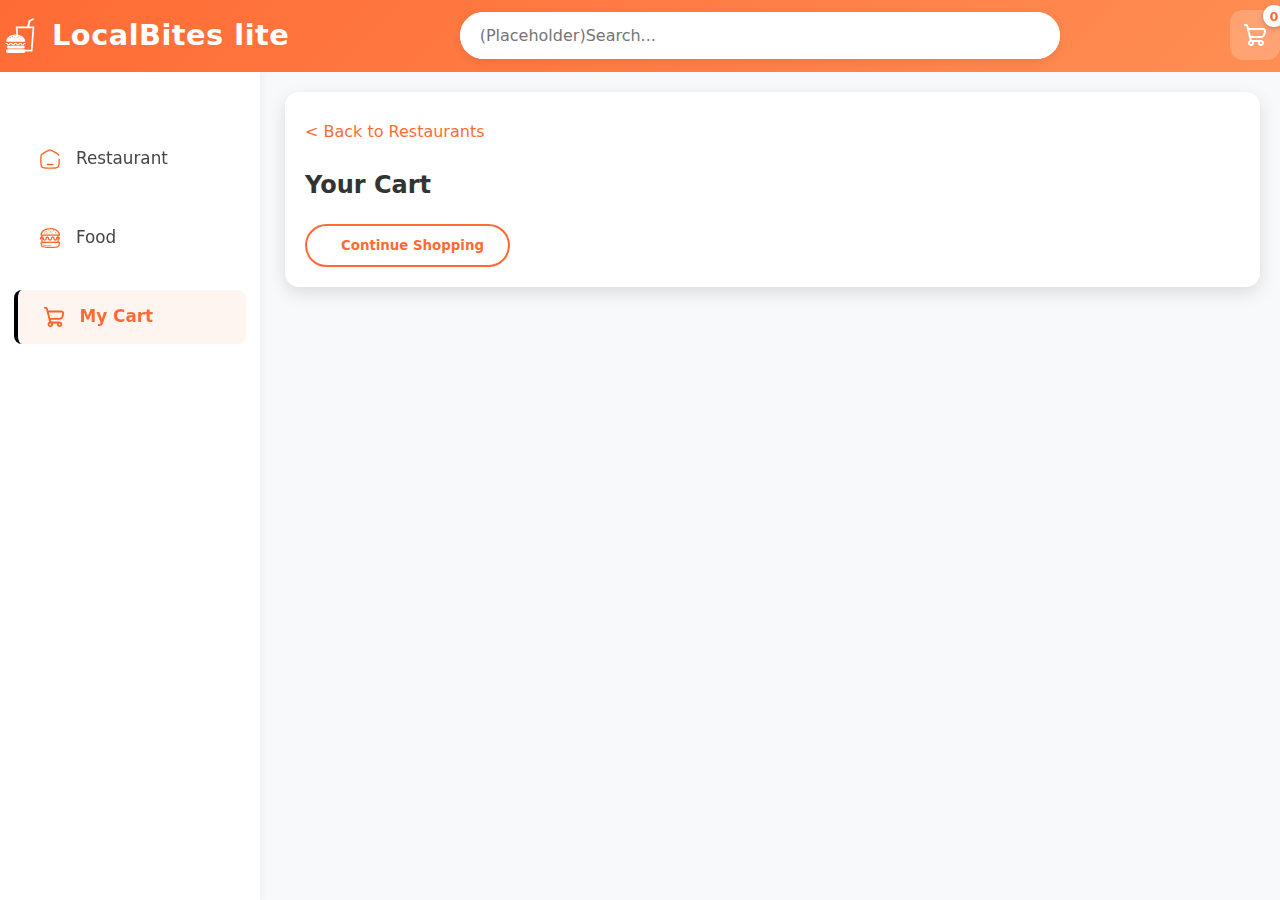
<file: cart.html>
<!DOCTYPE html>
<html lang="en">
<head>
    <meta charset="UTF-8">
    <meta name="viewport" content="width=device-width, initial-scale=1.0">
    <title>LocalBites - Cart</title>
    <link rel="stylesheet" href="style.css">
</head>
<body>
    <!-- Navbar -->
    <nav class="navbar">
        <div class="navbar-content">
            <div class="logo-section" onclick="window.location.href='index.html'">
                <img src="images/svg/logo.svg" alt="LocalBites" class="logo-img">
                <span class="logo-text">LocalBites lite</span>
            </div>
            
            <div class="search-section">
                <div class="search-container">
                    <input type="text" class="search-input" placeholder="(Placeholder)Search...">
                </div>
            </div>
            
            <div class="cart-icon-nav">
                <img src="images/svg/cart.svg" alt="Cart" onclick="window.location.href='cart.html'">
                <span id="cart-count-nav">0</span>
            </div>
        </div>
    </nav>

    <!-- Main Container -->
    <div class="main-container">
        <!-- Sidebar -->
        <aside class="sidebar">
            <div class="sidebar-menu">
                <div class="menu-item" onclick="window.location.href='index.html'">
                    <img src="images/svg/home.svg" alt="Home">
                    <span>Restaurant</span>
                </div>
                
                <div class="menu-item" onclick="window.location.href='food.html'">
                    <img src="images/svg/food.svg" alt="Food">
                    <span>Food</span>
                </div>
                <div class="menu-item active" onclick="window.location.href='cart.html'">
                    <img src="images/svg/cart.svg" alt="Cart">
                    <span>My Cart</span>
                </div>
            </div>
        </aside>

        <!-- Main Content Area -->
        <main class="main-content-area">
            <section class="page">
                <button class="back-btn" onclick="window.location.href='index.html'">
                    < Back to Restaurants
                </button>
                <h2>Your Cart</h2>
                <div id="cart-items">
                    <p id="empty-cart">Your cart is empty</p>
                </div>
            
                <div id="cart-total" style="display: none;">
                    <div class="total-box">
                        <h3>Order Total</h3>
                        <div class="total-row">
                            <span>Subtotal:</span>
                            <span id="subtotal">M0.00</span>
                        </div>
                        <div class="total-row">
                            <span>Delivery Fee:</span>
                            <span>M29.99</span>
                        </div>
                        <div class="total-row grand-total">
                            <span>Total:</span>
                            <span id="grand-total">M0.00</span>
                        </div>
                        <button class="order-btn" onclick="placeOrder()">Place Order</button>
                    </div>
                </div>
                
                <button class="cart-btn" onclick="window.location.href='index.html'">
                    <i class="fas fa-home"></i> Continue Shopping
                </button>
            </section>
        </main>
    </div>

    <script src="cart.js"></script>
</body>
</html>
</file>
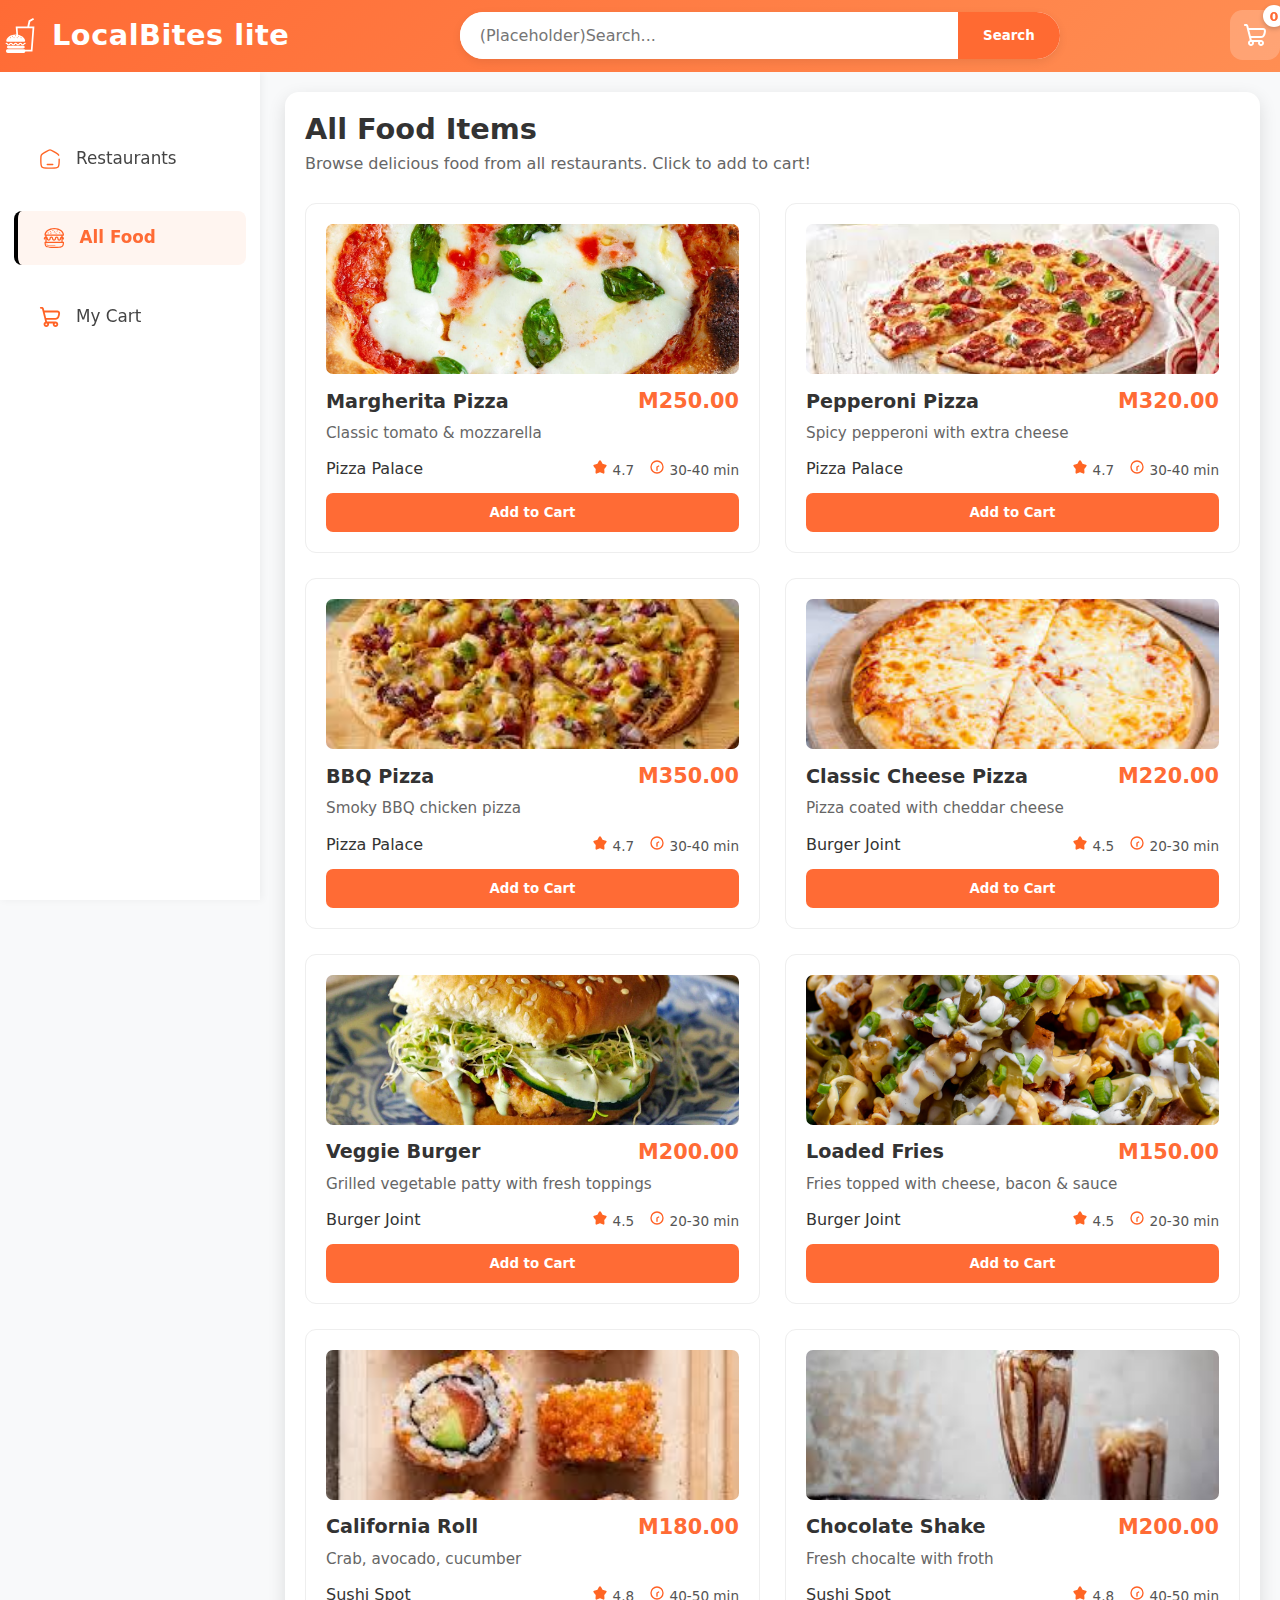
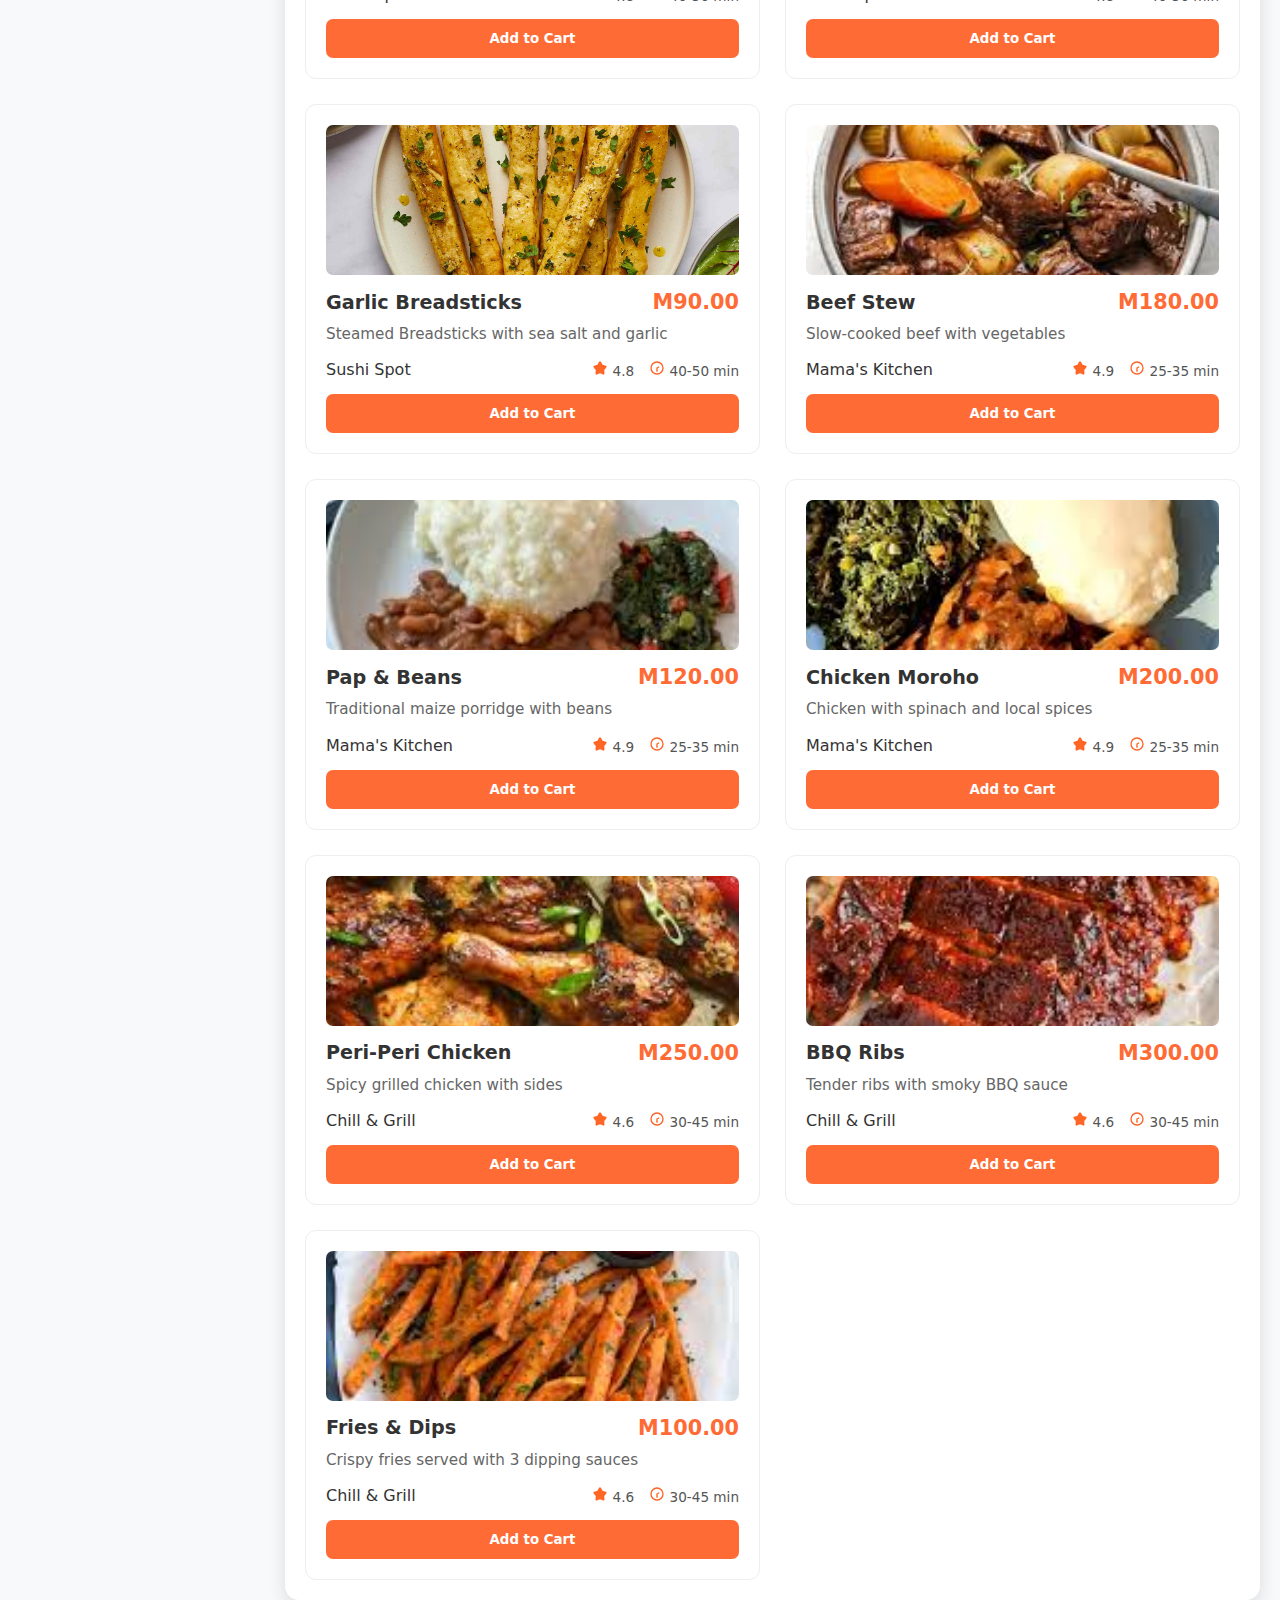
<file: food.html>
<!DOCTYPE html>
<html lang="en">
<head>
    <meta charset="UTF-8">
    <meta name="viewport" content="width=device-width, initial-scale=1.0">
    <title>LocalBites - All Food Items</title>
    <link rel="stylesheet" href="style.css">
</head>
<body>
    <!-- Navbar -->
    <nav class="navbar">
        <div class="navbar-content">
            <div class="logo-section" onclick="window.location.href='index.html'">
                <img src="images/svg/logo.svg" alt="LocalBites" class="logo-img">
                <span class="logo-text">LocalBites lite</span>
            </div>
            
            <div class="search-section">
                <div class="search-container">
                    <input type="text" id="food-search-input" class="search-input" placeholder="(Placeholder)Search..." aria-label="Search food">
                    <button type="button" class="search-btn" aria-hidden="true">Search</button>
                </div>
            </div>
            
            <div class="user-section">
                <div class="cart-icon-nav" onclick="window.location.href='cart.html'">
                    <img src="images/svg/cart.svg" alt="Cart">
                    <span id="cart-count-nav">0</span>
                </div>
            </div>
        </div>
    </nav>

    <!-- Main Container -->
    <div class="main-container">
        <!-- Sidebar -->
        <aside class="sidebar">
            <div class="sidebar-menu">
                <div class="menu-item" onclick="window.location.href='index.html'">
                    <img src="images/svg/home.svg" alt="Home">
                    <span>Restaurants</span>
                </div>
    
                <div class="menu-item active" onclick="window.location.href='food.html'">
                    <img src="images/svg/food.svg" alt="Food">
                    <span>All Food</span>
                </div>
                <div class="menu-item" onclick="window.location.href='cart.html'">
                    <img src="images/svg/cart.svg" alt="Cart">
                    <span>My Cart</span>
                </div>
            </div>
        </aside>

        <!-- Main Content Area -->
        <main class="main-content-area">
            <section class="page">
                <div class="section-header">
                    <h2>All Food Items</h2>
                    <p>Browse delicious food from all restaurants. Click to add to cart!</p>
                </div>
                
                <div class="restaurant-grid" id="all-food-items">
                    <!-- Food items -->
                </div>
            </section>
        </main>
    </div>
    <script src="food.js"></script>
</body>
</html>
</file>
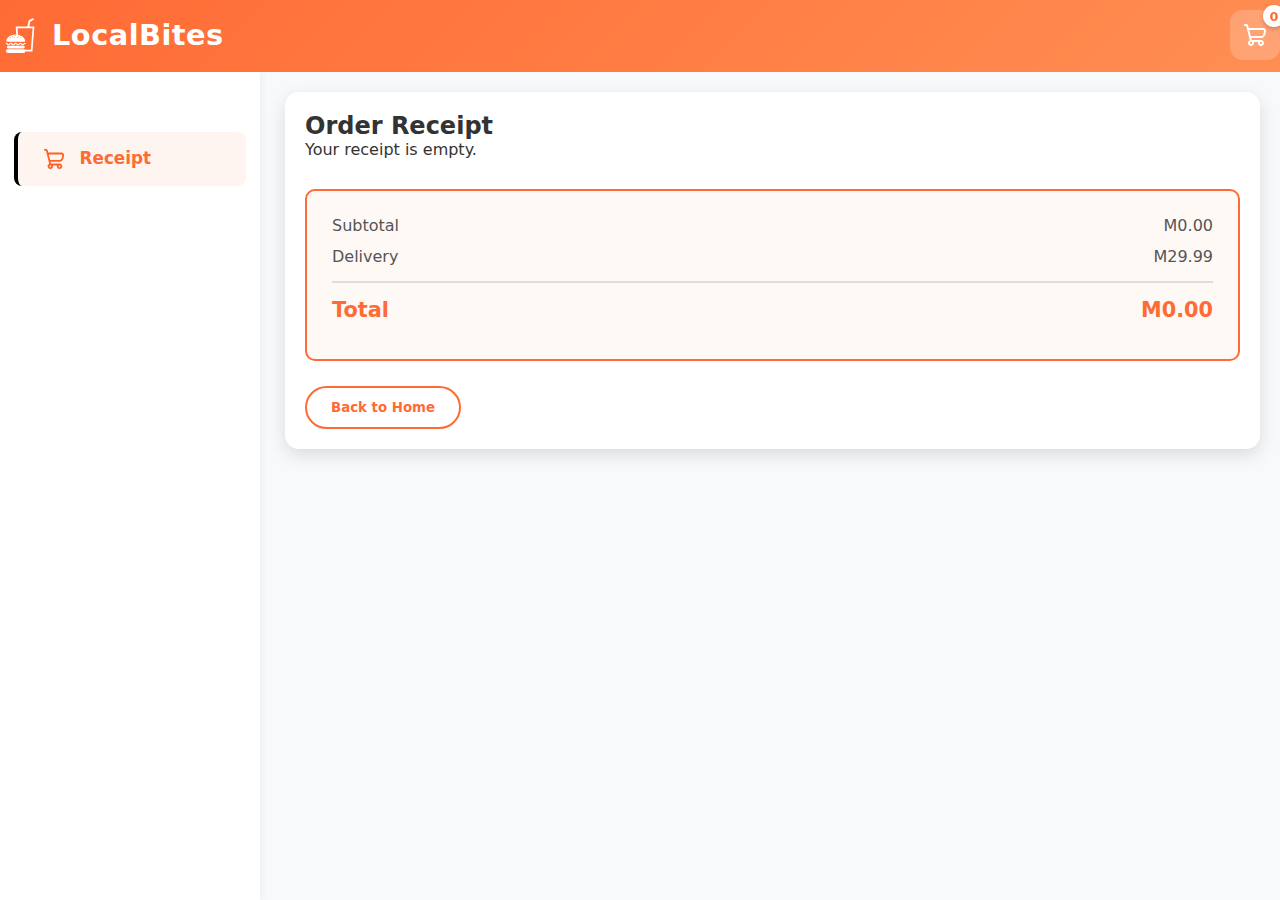
<file: receipt.html>
<!DOCTYPE html>
<html lang="en">
<head>
    <meta charset="UTF-8">
    <meta name="viewport" content="width=device-width, initial-scale=1.0">
    <title>LocalBites - Receipt</title>
    <link rel="stylesheet" href="style.css">
</head>
<body>

<nav class="navbar">
    <div class="navbar-content">
        <div class="logo-section" onclick="window.location.href='index.html'">
            <img src="images/svg/logo.svg" class="logo-img">
            <span class="logo-text">LocalBites</span>
        </div>

        <div class="cart-icon-nav">
            <img src="images/svg/cart.svg">
            <span id="cart-count-nav">0</span>
        </div>
    </div>
</nav>

<div class="main-container">
    <aside class="sidebar">
        <div class="sidebar-menu">
            <div class="menu-item active">
                <img src="images/svg/cart.svg">
                <span>Receipt</span>
            </div>
        </div>
    </aside>

    <main class="main-content-area">
        <section class="page">
            <h2>Order Receipt</h2>

            <div id="receipt-items"></div>

            <div class="total-box">
                <div class="total-row">
                    <span>Subtotal</span>
                    <span id="receipt-subtotal">M0.00</span>
                </div>
                <div class="total-row">
                    <span>Delivery</span>
                    <span>M29.99</span>
                </div>
                <div class="total-row grand-total">
                    <span>Total</span>
                    <span id="receipt-total">M0.00</span>
                </div>
            </div>

            <button class="cart-btn" onclick="goHomeAndClearCart()">
                Back to Home
            </button>
        </section>
    </main>
</div>

<script src="receipt.js"></script>
</body>
</html>
</file>
<file: style.css>
/* base */
* {
    margin: 0;
    padding: 0;
    box-sizing: border-box;
    font-family: system-ui, Arial, sans-serif;
}

body {
    background-color: #f8f9fa;
    color: #333;
    display: flex;
    flex-direction: column;
}

:root {
    --navbar-height: 72px;
    --sidebar-width: 260px;
    --soft-shadow: 0 6px 18px rgba(0,0,0,0.12);
}

/* nav */
.navbar {
    background: linear-gradient(135deg, #FF6B35 0%, #FF8E53 100%);
    height: var(--navbar-height);
    align-items: center;
    position: sticky;
    top: 0;
    width:100%;
    padding-top:10px; 
    z-index: 1000;
}

.navbar-content {
    display: flex;
    align-items: center;
    justify-content: space-between;
    max-width: 1400px;
    margin: 0 auto;

}

.logo-section {
    display: flex;
    align-items: left;
    gap: 12px;
    cursor: pointer;
}

.logo-img {
    width: 40px; height: 35px; filter: invert(1); 
}

.logo-text {
    font-size: 1.8rem;
    font-weight: 700;
    color: white;
    letter-spacing: 0.5px;
}

.search-section {
    flex: 1;
    max-width: 600px;
    margin: 0 30px;
	z-index: inherit; 
}

.search-container {
    display: flex;
    background: white;
    border-radius: 50px;
    overflow: hidden;
    box-shadow: 0 3px 10px rgba(0, 0, 0, 0.08);
}

.search-input {
    flex: 1;
    padding: 14px 20px;
    border: none;
    outline: none;
    font-size: 1rem;
}

.search-btn {
    background: #ff6a32;
    color: white;
    border: none;
    padding: 0 25px;
    cursor: pointer;
    font-weight: 600;
}

.search-btn:hover {
    background: #E55A2B;
}

.cart-icon-nav {
    position: relative;
    cursor: pointer;
    background: rgba(255, 255, 255, 0.2);
    padding: 10px;
    border-radius: 25%;
    width: 50px;
    height: 50px;
    display: flex;
    align-items: center;
    justify-content: center;
}

.cart-icon-nav:hover {
    background: rgba(255, 255, 255, 0.3);
}

.cart-icon-nav img {
    width: 24px;
    height: 24px;
    filter: brightness(0) invert(1);
}

#cart-count-nav {
    position: absolute;
    top: -5px;
    right: -5px;
    background: white;
    color: #FF6B35;
    width: 22px;
    height: 22px;
    border-radius: 50%;
    display: flex;
    align-items: center;
    justify-content: center;
    font-size: 0.8rem;
    font-weight: bold;
    box-shadow: 0 2px 5px rgba(0, 0, 0, 0.2);
}

/* layout */
.main-container {
    display: flex;
    flex: 1;
    max-width: 1400px;
    margin: 0 auto; 
    padding: 0 20px;
    width: 100%;
    padding-left: calc(var(--sidebar-width) + 25px);
}

.sidebar {
    width: var(--sidebar-width);
    background: white;
    margin-right: 15px;
    position: fixed;
    left: 0;
    top: var(--navbar-height);
    height: calc(100vh - var(--navbar-height));
    box-shadow: 2px 0 8px rgba(0,0,0,0.05);
    z-index: 900;
}

.sidebar-menu {
    display: flex;
    flex-direction: column;
    align-items: center;
    gap: 25px;
    margin-top: 40px;
    padding: 20px 10px;
}

.menu-item {
    display: flex;
    align-items: left;
    gap: 15px;
    padding: 16px 25px;
    cursor: pointer;
    border-left: 4px solid transparent;
	width:100%;
}

.menu-item:hover {
    background: #FFF5F0; width:97%;border-radius: 8px; border-color:#000000; align-items: left;
}

.menu-item.active {
    background: #FFF5F0;
    border-left-color: #000000;
	width:97%;
	border-radius: 8px;
    font-weight: 600;
}

.menu-item img {
    width: 22px;
    height: 22px;
    filter: invert(44%) sepia(99%) saturate(2000%) hue-rotate(345deg);
}

.menu-item span {
    font-size: 1.05rem;
    color: #444;
}

.menu-item.active span {
    color: #FF6B35;
}

/* main content */
.main-content-area {
    flex: 1;
    min-width: 0;
}

.page {
    background: white;
    border-radius: 14px;
    padding: 20px;
    box-shadow: var(--soft-shadow);
    margin-top: 20px;
}

.section-header {
    margin-bottom: 30px;
}

.section-header h2 {
    font-size: 1.8rem;
    color: #333;
    margin-bottom: 8px;
    display: flex;
    align-items: center;
    gap: 10px;
}

.section-header p {
    color: #666;
    font-size: 1rem;
}

/* hero */
.hero-section {
    position: relative;
    width: 100%;
    margin: 0 0 25px 0;
    height: 180px;
    border-radius: 12px;
    background: linear-gradient(135deg, #FF6B35 0%, #412515 100%);
    overflow: hidden;
    display: flex;
    align-items: center;
}

.burger-image {
    position: absolute;
    z-index: 2;
    height: 140%;
    width: auto;
    right: -40px;
    bottom: -30px;
    opacity: 0.8;
    pointer-events: none;
}

.burger-image img {
    height: 100%;
    width: auto;
    max-width: none;
    filter: drop-shadow(-5px 5px 10px rgba(0, 0, 0, 0.15));
    transform: rotate(-10deg);
    transition: transform 0.5s ease;
}

.hero-section:hover .burger-image img {
    transform: rotate(-10deg) scale(1.2);
}

.hero-content {
    position: relative;
    z-index: 3;
    padding: 20px 30px;
    text-align: left;
    color: white;
    max-width: 60%;
}

.hero-content h1 {
    font-size: 2rem;
    margin-bottom: 8px;
    text-shadow: 1px 1px 5px rgba(0, 0, 0, 0.2);
    font-weight: 700;
    line-height: 1.1;
}

.hero-content p {
    font-size: 1rem;
    margin-bottom: 20px;
    opacity: 0.9;
    text-shadow: 1px 1px 3px rgba(0, 0, 0, 0.1);
    max-width: 400px;
}

.hero-btn {
    background: white;
    color: #FF6B35;
    border: none;
    padding: 10px 22px;
    font-size: 0.95rem;
    font-weight: 600;
    border-radius: 50px;
    cursor: pointer;
    display: inline-flex;
    align-items: center;
    gap: 8px;
    box-shadow: 0 4px 12px rgba(0, 0, 0, 0.15);
    transition: all 0.3s ease;
}

.hero-btn:hover {
    box-shadow: 0 6px 18px rgba(0, 0, 0, 0.2);
    background: #FFF9F5;
	transform: scale(1.05);
}

.hero-btn img {
    width: 18px;
    height: 18px;
    filter: invert(44%) sepia(99%) saturate(2000%) hue-rotate(345deg);
}

/* restaurant grid */
.restaurant-grid {
    display: grid;
    grid-template-columns: repeat(auto-fill, minmax(300px, 1fr));
    gap: 25px;
}

.restaurant-card {
    background: white;
    border-radius: 11px;
    overflow: hidden;
    cursor: pointer;
    border: 1px solid #d8d8d8;
    transition: all 0.3s;
}

.restaurant-card:hover {
    transform: translateY(-5px);
    box-shadow: var(--soft-shadow);
    border-color: #898989;
}

.restaurant-image {
    height: 180px;
    overflow: hidden;
}

.restaurant-image img {
    width: 100%;
    height: 100%;
    object-fit: cover;
    transition: transform 0.5s;
}

.restaurant-card:hover .restaurant-image img {
    transform: scale(1.05);
}

.restaurant-info {
    padding: 20px;
}

.restaurant-info h3 {
    font-size: 1.3rem;
    margin-bottom: 8px;
    color: #333;
}

.restaurant-info p {
    color: #666;
    font-size: 0.95rem;
    margin-bottom: 15px;
    line-height: 1.4;
}

.restaurant-meta {
    display: flex;
    gap: 20px;
    color: #555;
    font-size: 0.9rem;
}

.restaurant-meta span {
    display: flex;
    align-items: center;
    gap: 5px;
}

.icon-img {
    width: 16px;
    height: 16px;
    filter: invert(44%) sepia(99%) saturate(2000%) hue-rotate(345deg);
}

/* restaurant page */
.back-btn {
    background: none;
    border: none;
    color: #FF6B35;
    font-size: 1rem;
    cursor: pointer;
    padding: 10px 0;
    margin-bottom: 20px;
    display: flex;
    align-items: center;
    gap: 5px;
    transition: color 0.3s;
}

.back-btn:hover {
    color: #E55A2B;
}

.restaurant-header {
    margin-bottom: 30px;
}

.restaurant-header h2 {
    font-size: 2rem;
    color: #333;
    margin-bottom: 10px;
}

.restaurant-header p {
    color: #666;
    margin-bottom: 15px;
}

.menu-section h3 {
    font-size: 1.5rem;
    margin-bottom: 20px;
    color: #333;
    border-bottom: 2px solid #FF6B35;
    padding-bottom: 8px;
}

#menu-items {
    display: flex;
    flex-direction: column;
    gap: 20px;
}

.menu-item-card {
    display: flex;
    justify-content: space-between;
    align-items: center;
    padding: 20px;
    background: #fdfaf8;
    border-radius: 9px;
    border: 1px solid #eeeeee;
}

.menu-item-card .title {
    font-size: 1.2rem;
    font-weight: 600;
    color: #333;
    margin-bottom: 5px;
}

.menu-item-card .desc {
    color: #666;
    font-size: 0.95rem;
}

.menu-item-card .right {
    display: flex;
    flex-direction: column;
    align-items: flex-end;
    gap: 10px;
}

.menu-item-card .price {
    font-size: 1.3rem;
    font-weight: 700;
    color: #FF6B35;
}

.menu-item-card .actions {
    display: flex;
    align-items: center;
    gap: 5px;
}

.qty-controls {
    display: flex;
    align-items: center;
    gap: 10px;
    background: white;
    padding: 6px 12px;
    border-radius: 9px;
    border: 1px solid #ddd;
}

.qty-decr, .qty-incr {
    background: none;
    border: none;
    color: #FF6B35;
    font-size: 1.2rem;
    cursor: pointer;
    width: 24px;
    height: 24px;
    display: flex;
    align-items: center;
    justify-content: center;
    border-radius: 9px;
}

.qty-decr:hover, .qty-incr:hover {
    background: #FF6B35;
    color: white;
}

.qty {
    font-weight: 600;
    min-width: 20px;
    text-align: center;
}

.add-btn {
    background: #FF6B35;
    color: white;
    border: none;
    padding: 10px 20px;
    border-radius: 9px;
    cursor: pointer;
    font-weight: 600;
    transition: all 0.3s;
}

.add-btn:hover {
    background: #E55A2B;
    transform: translateY(-2px);
}

/* food cards */
.food-card {
    background: white;
    border-radius: 11px;
    padding: 20px;
    border: 1px solid #eee;
    transition: all 0.3s;
}

.food-card:hover {
    transform: translateY(-5px);
    box-shadow: var(--soft-shadow);
    border-color: #FF6B35;
}

.food-image {
    height: 150px;
    overflow: hidden;
    border-radius: 7px;
    margin-bottom: 15px;
}

.food-image img {
    width: 100%;
    height: 100%;
    object-fit: cover;
}

.food-header {
    display: flex;
    justify-content: space-between;
    align-items: center;
    margin-bottom: 10px;
}

.food-name {
    font-size: 1.2rem;
    font-weight: 600;
    color: #333;
}

.food-price {
    font-size: 1.3rem;
    font-weight: 700;
    color: #FF6B35;
}

.food-desc {
    color: #666;
    font-size: 0.95rem;
    margin-bottom: 15px;
    line-height: 1.4;
}

.food-footer {
    display: flex;
    justify-content: space-between;
    align-items: center;
    margin-bottom: 15px;
}

.food-meta {
    display: flex;
    gap: 15px;
    font-size: 0.85rem;
    color: #555;
}

.add-to-cart-btn {
    width: 100%;
    background: #FF6B35;
    color: white;
    border: none;
    padding: 12px;
    border-radius: 7px;
    cursor: pointer;
    font-weight: 600;
    transition: all 0.3s;
    display: flex;
    align-items: center;
    justify-content: center;
    gap: 8px;
}

.add-to-cart-btn:hover {
    background: #E55A2B;
}

/* cart page */
.cart-item {
    display: flex;
    justify-content: space-between;
    align-items: center;
    padding: 20px;
    background: #FFF9F5;
    border-radius: 9px;
    margin-bottom: 15px;
    border: 1px solid #FFE5D9;
}

.cart-item-info h4 {
    font-size: 1.2rem;
    margin-bottom: 5px;
    color: #333;
}

.cart-item-info p {
    color: #666;
    font-size: 0.95rem;
}

.total-box {
    background: #FFF9F5;
    border-radius: 10px;
    padding: 25px;
    margin-top: 30px;
    border: 2px solid #FF6B35;
}

.total-box h3 {
    font-size: 1.4rem;
    margin-bottom: 20px;
    color: #333;
    border-bottom: 1px solid #ddd;
    padding-bottom: 10px;
}

.total-row {
    display: flex;
    justify-content: space-between;
    margin-bottom: 12px;
    color: #555;
}

.grand-total {
    font-size: 1.3rem;
    font-weight: 700;
    color: #FF6B35;
    margin-top: 15px;
    padding-top: 15px;
    border-top: 2px solid #ddd;
}

.order-btn {
    width: 100%;
    background: #FF6B35;
    color: white;
    border: none;
    padding: 16px;
    font-size: 1.1rem;
    font-weight: 600;
    border-radius: 10px;
    cursor: pointer;
    margin-top: 20px;
    transition: all 0.3s;
}

.order-btn:hover {
    background: #E55A2B;
    transform: translateY(-3px);
}

.cart-btn {
    display: flex;
    align-items: center;
    gap: 10px;
    background: white;
    color: #FF6B35;
    border: 2px solid #FF6B35;
    padding: 12px 24px;
    border-radius: 50px;
    cursor: pointer;
    font-weight: 600;
    margin-top: 25px;
}

.cart-btn:hover {
    background: #FFF5F0;
}

.cart-btn img {
    width: 20px;
    height: 20px;
    filter: invert(44%) sepia(99%) saturate(2000%) hue-rotate(345deg);
}

#empty-cart {
    text-align: center;
    color: #666;
    font-size: 1.1rem;
    padding: 40px 0;
}

.no-menu {
    text-align: center;
    color: #666666;
    padding: 40px;
    font-size: 1.1rem;
    grid-column: 1 / -1;
}
@media (max-width: 1024px) {
    :root { --sidebar-width: 220px; }
    .search-section { max-width: 400px; margin: 0 15px; }
    .restaurant-grid { grid-template-columns: repeat(auto-fill, minmax(260px, 1fr)); }
    .hero-content { max-width: 70%; }
}

@media (max-width: 768px) {
    .main-container { padding-left: 20px; }
    .sidebar { transform: translateX(-100%); position: fixed; }
    .navbar-content { padding: 0 15px; }
    .search-section { display: none; }
    .hero-section { height: auto; padding: 20px 0; }
    .hero-content { max-width: 100%; padding: 20px; }
    .burger-image { display: none; }
    .restaurant-grid { grid-template-columns: 1fr; }
    .menu-item-card { flex-direction: column; align-items: flex-start; gap: 15px; }
    .menu-item-card .right { align-items: flex-start; width: 100%; }
    .add-btn { width: 100%; }
}

@media (max-width: 480px) {
    body { font-size: 14px; }
    .logo-text { font-size: 1.4rem; }
    .cart-icon-nav { width: 42px; height: 42px; }
    .page { padding: 15px; border-radius: 10px; }
    .hero-content h1 { font-size: 1.6rem; }
    .hero-content p { font-size: 0.9rem; }
    .restaurant-info h3 { font-size: 1.2rem; }
    .food-card { padding: 15px; }
    .order-btn { font-size: 1rem; padding: 14px; }
}
</file>
